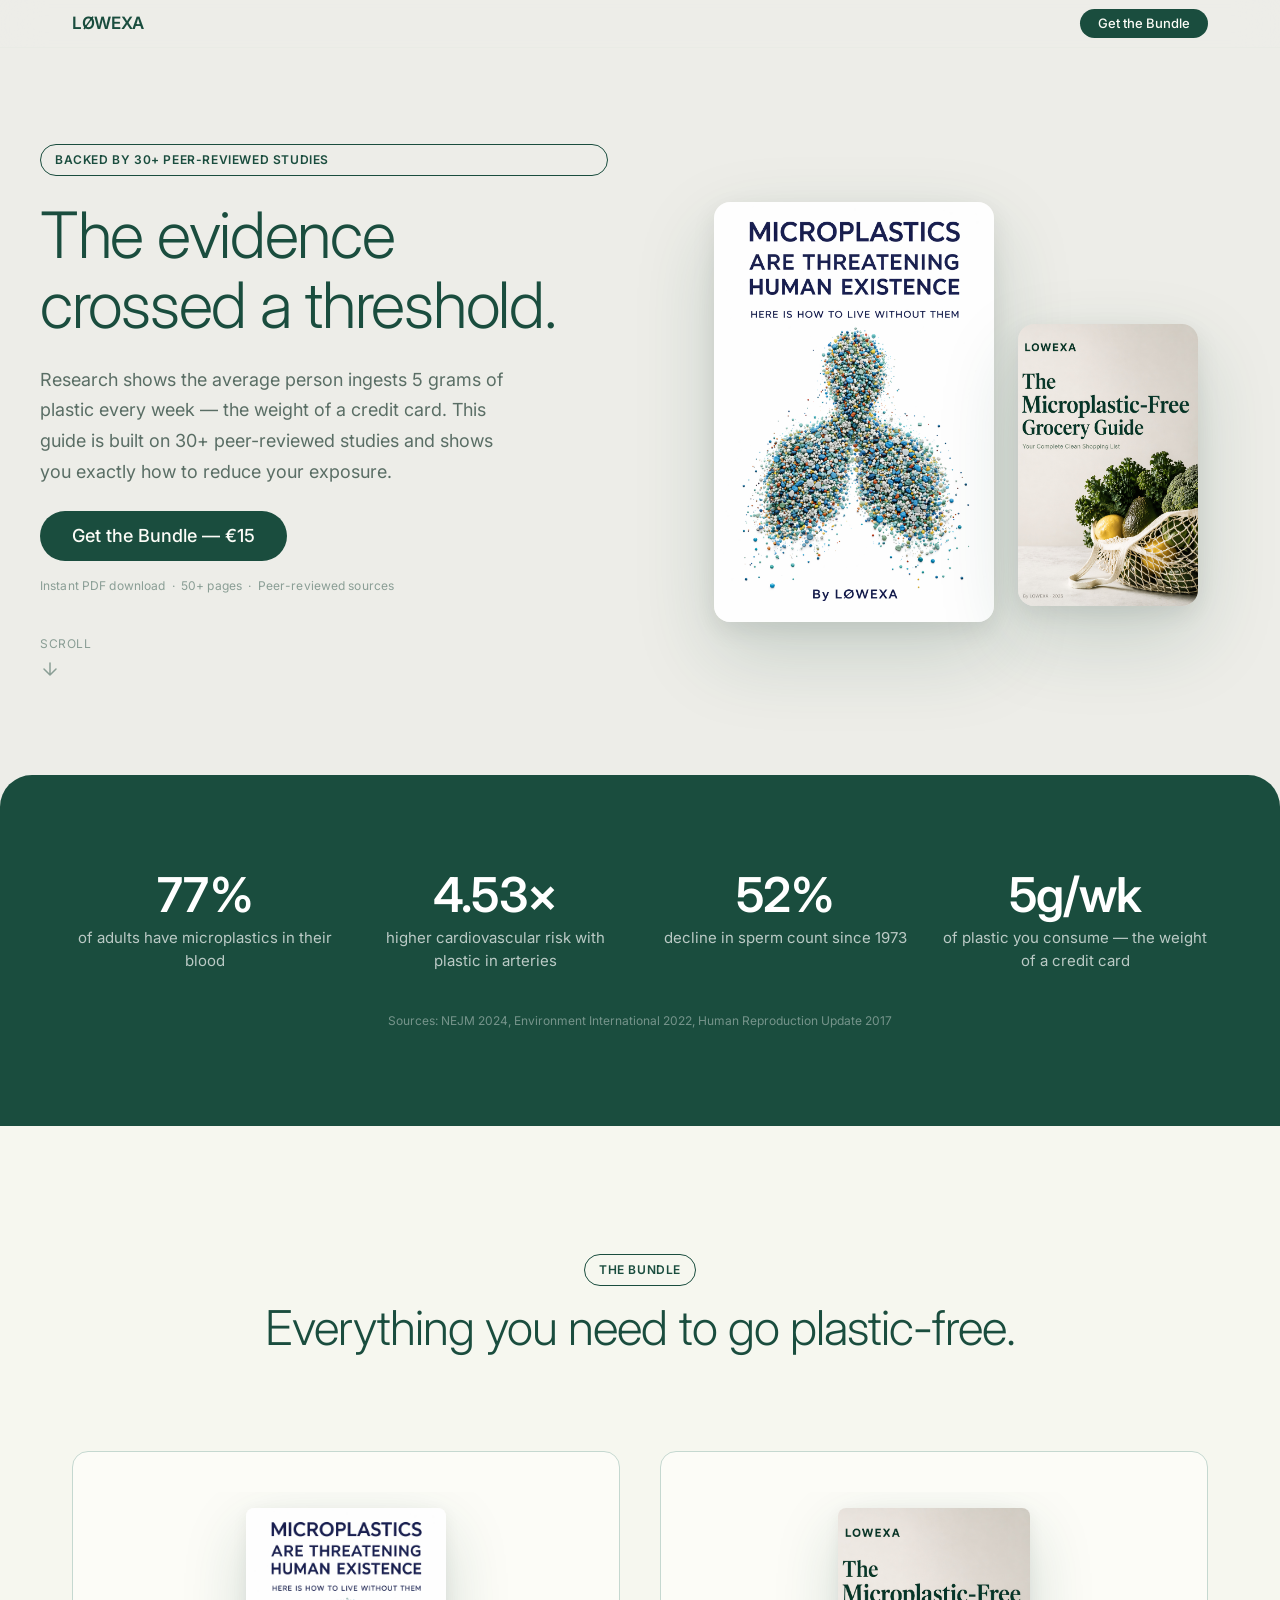
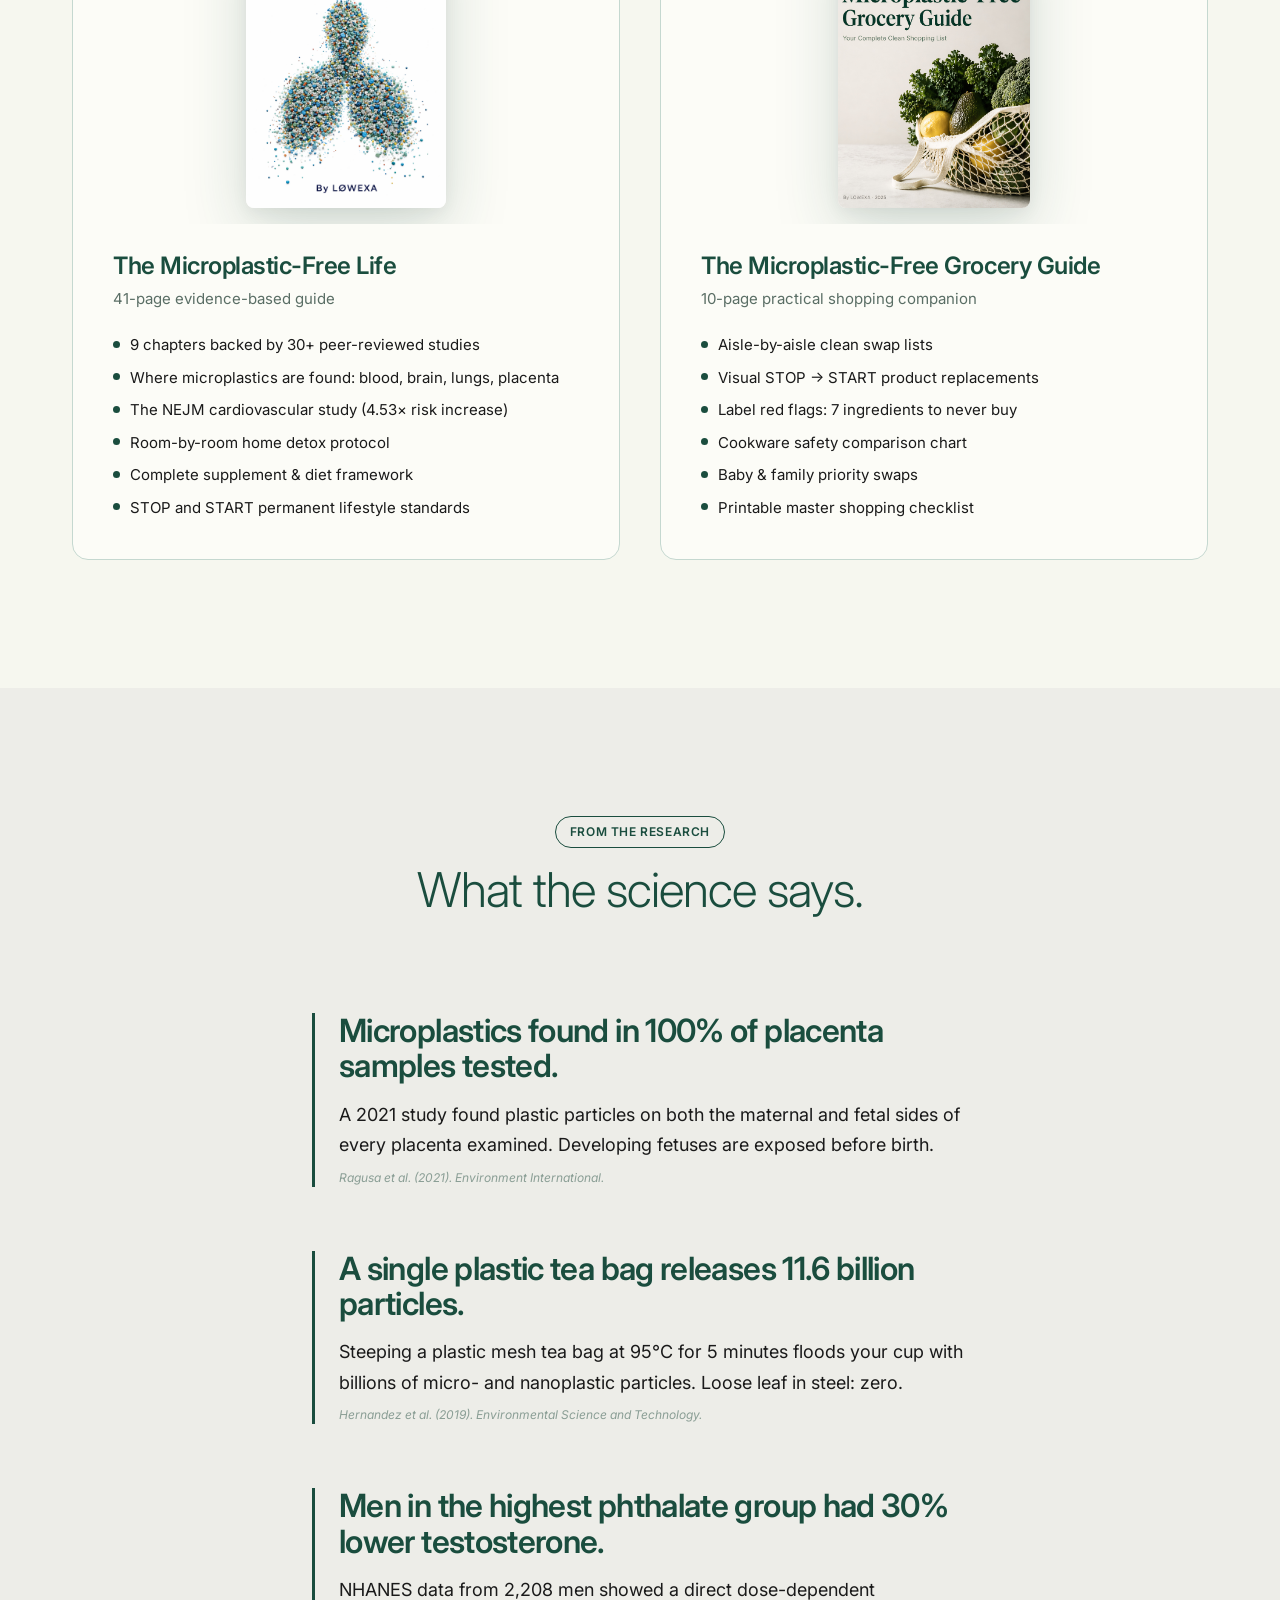
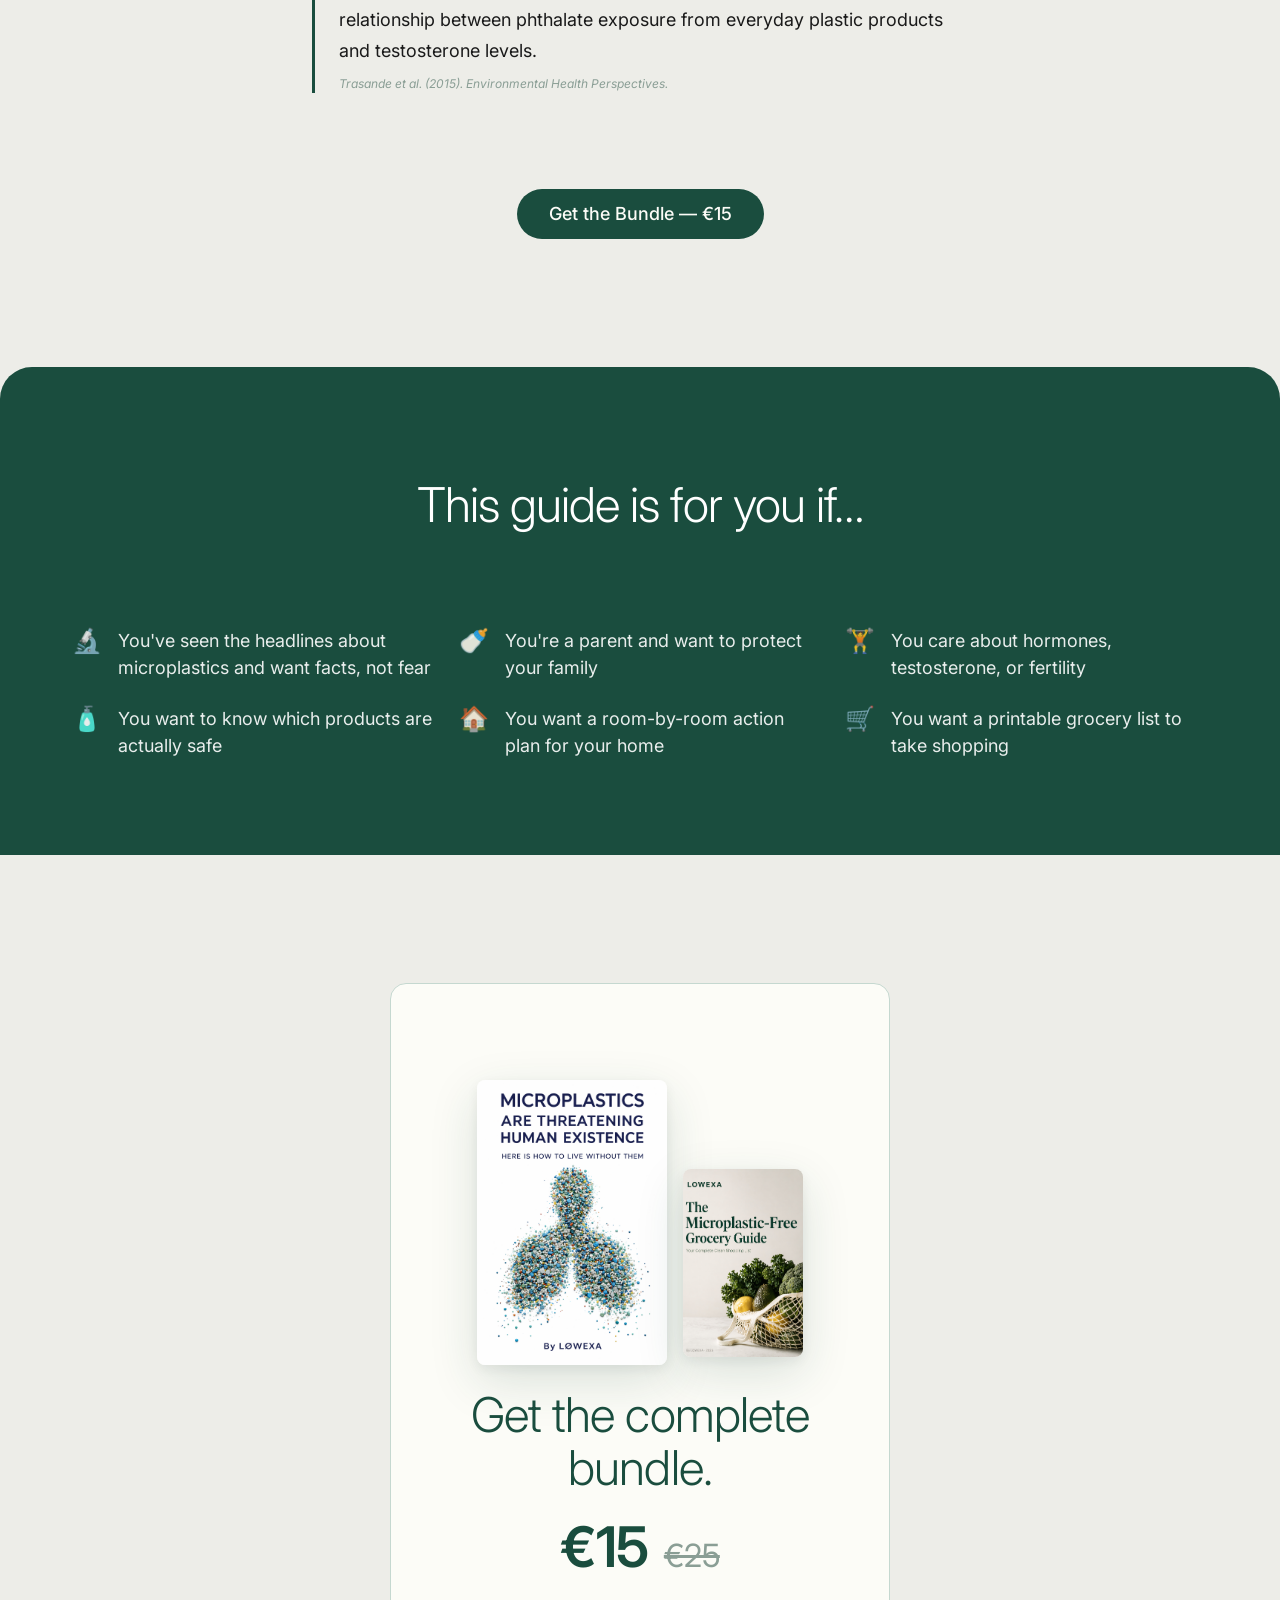
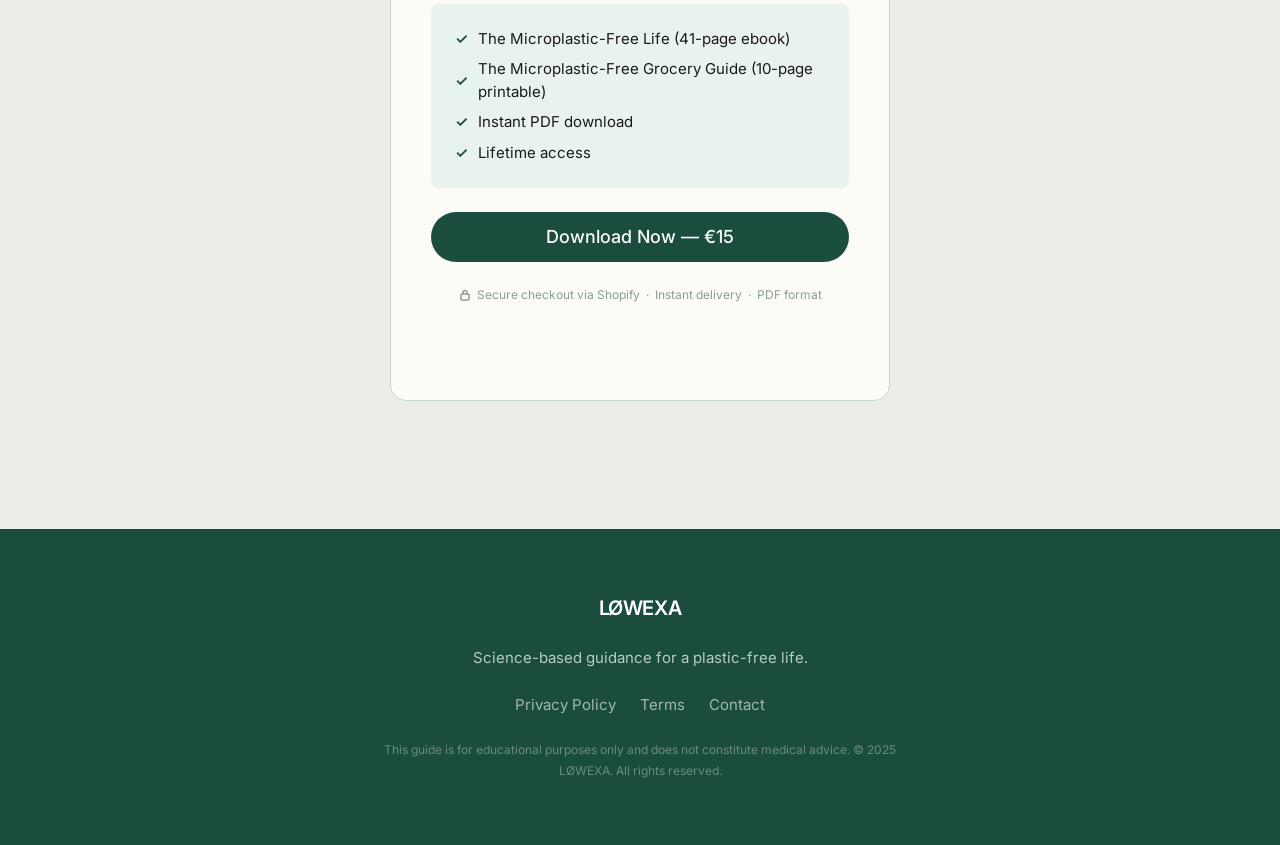
<file: index.html>
<!DOCTYPE html>
<html lang="en">
<head>
  <meta charset="UTF-8" />
  <meta name="viewport" content="width=device-width, initial-scale=1.0" />

  <!-- SEO -->
  <title>LØWEXA · The Microplastic-Free Life Bundle</title>
  <meta name="description" content="41-page evidence-based guide backed by 30+ peer-reviewed studies. Learn what microplastics are doing inside your body and exactly how to reduce exposure. Includes printable grocery guide." />
  <link rel="canonical" href="https://lowexa.com" />

  <!-- Open Graph -->
  <meta property="og:title" content="LØWEXA · The Microplastic-Free Life Bundle" />
  <meta property="og:description" content="5 grams of plastic per week. That's what you're consuming. This guide changes that." />
  <meta property="og:image" content="og-image.png" />
  <meta property="og:type" content="website" />

  <!-- Favicon -->
  <link rel="icon" type="image/png" href="favicon.png" />

  <!-- Fonts -->
  <link rel="preconnect" href="https://fonts.googleapis.com" />
  <link rel="preconnect" href="https://fonts.gstatic.com" crossorigin />
  <link href="https://fonts.googleapis.com/css2?family=Inter:wght@300;400;500;600&display=swap" rel="stylesheet" />

  <!-- Styles -->
  <link rel="stylesheet" href="styles.css" />
</head>
<body>

  <!-- ══════════════════════════════════════════
       NAV
  ══════════════════════════════════════════ -->
  <nav class="site-nav" aria-label="Main navigation">
    <div class="nav-inner">
      <a class="nav-logo" href="#">LØWEXA</a>
      <button class="btn-primary nav-cta" data-checkout aria-label="Get the Bundle — €15">
        Get the Bundle
      </button>
    </div>
  </nav>

  <main>

    <!-- ══════════════════════════════════════════
         HERO
    ══════════════════════════════════════════ -->
    <section id="hero" aria-labelledby="hero-heading">
      <div class="hero-grid">

        <!-- Left: copy -->
        <div class="hero-copy">
          <span class="pill fade-up">Backed by 30+ Peer-Reviewed Studies</span>

          <h1 id="hero-heading" class="hero-headline fade-up">
            The evidence crossed a threshold.
          </h1>

          <p class="hero-sub fade-up">
            Research shows the average person ingests 5 grams of plastic every week —
            the weight of a credit card. This guide is built on 30+ peer-reviewed studies
            and shows you exactly how to reduce your exposure.
          </p>

          <div class="hero-cta-group fade-up">
            <button class="btn-primary" data-checkout aria-label="Get the Bundle — €15">
              Get the Bundle — €15
            </button>
            <p class="hero-footnote">Instant PDF download &nbsp;·&nbsp; 50+ pages &nbsp;·&nbsp; Peer-reviewed sources</p>
          </div>

          <div class="scroll-indicator fade-up" aria-hidden="true">
            <span>Scroll</span>
            <svg class="scroll-arrow" width="20" height="20" viewBox="0 0 20 20" fill="none"
                 stroke="currentColor" stroke-width="1.5" stroke-linecap="round" stroke-linejoin="round"
                 aria-hidden="true">
              <path d="M10 4v12M4 10l6 6 6-6"/>
            </svg>
          </div>
        </div>

        <!-- Right: bundle photo -->
        <div class="hero-books fade-up">
          <img
            src="ebook-cover.png"
            alt="The Microplastic-Free Life — ebook cover"
            loading="eager"
            class="hero-bundle-img hero-ebook-img"
          />
          <img
            src="grocery-cover.png"
            alt="The Microplastic-Free Grocery Guide — cover"
            loading="eager"
            class="hero-bundle-img hero-grocery-img"
          />
        </div>

      </div>
    </section>

    <!-- ══════════════════════════════════════════
         STATS BAR
    ══════════════════════════════════════════ -->
    <section id="stats" aria-labelledby="stats-heading">
      <div class="container">

        <h2 id="stats-heading" class="sr-only">Key Statistics</h2>

        <div class="stats-grid">
          <div class="fade-up">
            <div class="stat-number">77%</div>
            <div class="stat-label">of adults have microplastics in their blood</div>
          </div>
          <div class="fade-up">
            <div class="stat-number">4.53×</div>
            <div class="stat-label">higher cardiovascular risk with plastic in arteries</div>
          </div>
          <div class="fade-up">
            <div class="stat-number">52%</div>
            <div class="stat-label">decline in sperm count since 1973</div>
          </div>
          <div class="fade-up">
            <div class="stat-number">5g/wk</div>
            <div class="stat-label">of plastic you consume — the weight of a credit card</div>
          </div>
        </div>

        <p class="stats-sources">
          Sources: NEJM 2024, Environment International 2022, Human Reproduction Update 2017
        </p>

      </div>
    </section>

    <!-- ══════════════════════════════════════════
         WHAT'S INSIDE
    ══════════════════════════════════════════ -->
    <section id="whats-inside" aria-labelledby="bundle-heading">
      <div class="container">

        <div class="section-header">
          <span class="pill fade-up">The Bundle</span>
          <h2 id="bundle-heading" class="section-heading fade-up">
            Everything you need to go plastic-free.
          </h2>
        </div>

        <div class="bundle-grid">

          <!-- Card 1: Ebook -->
          <div class="bundle-card fade-up">
            <div class="bundle-card-img">
              <img
                src="ebook-cover.png"
                alt="The Microplastic-Free Life ebook"
                loading="lazy"
                width="260"
                height="260"
              />
            </div>
            <div>
              <h3 class="bundle-card-title">The Microplastic-Free Life</h3>
              <p class="bundle-card-subtitle">41-page evidence-based guide</p>
            </div>
            <ul class="bundle-list" aria-label="Ebook contents">
              <li>9 chapters backed by 30+ peer-reviewed studies</li>
              <li>Where microplastics are found: blood, brain, lungs, placenta</li>
              <li>The NEJM cardiovascular study (4.53× risk increase)</li>
              <li>Room-by-room home detox protocol</li>
              <li>Complete supplement &amp; diet framework</li>
              <li>STOP and START permanent lifestyle standards</li>
            </ul>
          </div>

          <!-- Card 2: Grocery Guide -->
          <div class="bundle-card fade-up">
            <div class="bundle-card-img">
              <img
                src="grocery-cover.png"
                alt="The Microplastic-Free Grocery Guide"
                loading="lazy"
                width="260"
                height="260"
              />
            </div>
            <div>
              <h3 class="bundle-card-title">The Microplastic-Free Grocery Guide</h3>
              <p class="bundle-card-subtitle">10-page practical shopping companion</p>
            </div>
            <ul class="bundle-list" aria-label="Grocery guide contents">
              <li>Aisle-by-aisle clean swap lists</li>
              <li>Visual STOP → START product replacements</li>
              <li>Label red flags: 7 ingredients to never buy</li>
              <li>Cookware safety comparison chart</li>
              <li>Baby &amp; family priority swaps</li>
              <li>Printable master shopping checklist</li>
            </ul>
          </div>

        </div>
      </div>
    </section>

    <!-- ══════════════════════════════════════════
         KEY FINDINGS PREVIEW
    ══════════════════════════════════════════ -->
    <section id="key-findings" aria-labelledby="findings-heading">
      <div class="container--narrow">

        <div class="section-header">
          <span class="pill fade-up">From the Research</span>
          <h2 id="findings-heading" class="section-heading fade-up">
            What the science says.
          </h2>
        </div>

        <div class="findings-list">

          <div class="finding-block fade-up">
            <h3 class="finding-headline">
              Microplastics found in 100% of placenta samples tested.
            </h3>
            <p class="finding-body">
              A 2021 study found plastic particles on both the maternal and fetal sides
              of every placenta examined. Developing fetuses are exposed before birth.
            </p>
            <p class="finding-source">Ragusa et al. (2021). Environment International.</p>
          </div>

          <div class="finding-block fade-up">
            <h3 class="finding-headline">
              A single plastic tea bag releases 11.6 billion particles.
            </h3>
            <p class="finding-body">
              Steeping a plastic mesh tea bag at 95°C for 5 minutes floods your cup
              with billions of micro- and nanoplastic particles. Loose leaf in steel: zero.
            </p>
            <p class="finding-source">Hernandez et al. (2019). Environmental Science and Technology.</p>
          </div>

          <div class="finding-block fade-up">
            <h3 class="finding-headline">
              Men in the highest phthalate group had 30% lower testosterone.
            </h3>
            <p class="finding-body">
              NHANES data from 2,208 men showed a direct dose-dependent relationship
              between phthalate exposure from everyday plastic products and testosterone levels.
            </p>
            <p class="finding-source">Trasande et al. (2015). Environmental Health Perspectives.</p>
          </div>

        </div>

        <div class="findings-cta fade-up">
          <button class="btn-primary" data-checkout aria-label="Get the Bundle — €15">
            Get the Bundle — €15
          </button>
        </div>

      </div>
    </section>

    <!-- ══════════════════════════════════════════
         WHO THIS IS FOR
    ══════════════════════════════════════════ -->
    <section id="who-its-for" aria-labelledby="who-heading">
      <div class="container">

        <div class="section-header">
          <h2 id="who-heading" class="section-heading fade-up">
            This guide is for you if…
          </h2>
        </div>

        <div class="who-grid">
          <div class="who-item fade-up">
            <span class="who-icon" aria-hidden="true">🔬</span>
            <span>You've seen the headlines about microplastics and want facts, not fear</span>
          </div>
          <div class="who-item fade-up">
            <span class="who-icon" aria-hidden="true">🍼</span>
            <span>You're a parent and want to protect your family</span>
          </div>
          <div class="who-item fade-up">
            <span class="who-icon" aria-hidden="true">🏋️</span>
            <span>You care about hormones, testosterone, or fertility</span>
          </div>
          <div class="who-item fade-up">
            <span class="who-icon" aria-hidden="true">🧴</span>
            <span>You want to know which products are actually safe</span>
          </div>
          <div class="who-item fade-up">
            <span class="who-icon" aria-hidden="true">🏠</span>
            <span>You want a room-by-room action plan for your home</span>
          </div>
          <div class="who-item fade-up">
            <span class="who-icon" aria-hidden="true">🛒</span>
            <span>You want a printable grocery list to take shopping</span>
          </div>
        </div>

      </div>
    </section>

    <!-- ══════════════════════════════════════════
         CHECKOUT
    ══════════════════════════════════════════ -->
    <section id="get-bundle" aria-labelledby="checkout-heading">
      <div class="container">

        <div class="checkout-card fade-up">

          <div class="checkout-covers">
            <img
              src="ebook-cover.png"
              alt="The Microplastic-Free Life ebook"
              class="checkout-bundle-img"
              loading="lazy"
            />
            <img
              src="grocery-cover.png"
              alt="The Microplastic-Free Grocery Guide"
              class="checkout-bundle-img"
              loading="lazy"
            />
          </div>

          <h2 id="checkout-heading" class="checkout-heading">
            Get the complete bundle.
          </h2>

          <div class="checkout-price">
            <span class="price-current">€15</span>
            <span class="price-original">€25</span>
          </div>

          <ul class="checkout-includes" aria-label="What's included">
            <li>The Microplastic-Free Life (41-page ebook)</li>
            <li>The Microplastic-Free Grocery Guide (10-page printable)</li>
            <li>Instant PDF download</li>
            <li>Lifetime access</li>
          </ul>

          <button class="btn-primary btn-primary--full" data-checkout aria-label="Download Now — €15">
            Download Now — €15
          </button>

          <p class="checkout-security" aria-label="Secure checkout information">
            <svg width="12" height="12" viewBox="0 0 12 12" fill="none" stroke="currentColor"
                 stroke-width="1.5" stroke-linecap="round" stroke-linejoin="round" aria-hidden="true">
              <rect x="2" y="5" width="8" height="6" rx="1"/>
              <path d="M4 5V3.5a2 2 0 014 0V5"/>
            </svg>
            Secure checkout via Shopify &nbsp;·&nbsp; Instant delivery &nbsp;·&nbsp; PDF format
          </p>

        </div>

      </div>
    </section>

  </main>

  <!-- ══════════════════════════════════════════
       FOOTER
  ══════════════════════════════════════════ -->
  <footer class="site-footer">
    <div class="footer-inner">

      <a class="footer-logo" href="#">LØWEXA</a>

      <p class="footer-tagline">Science-based guidance for a plastic-free life.</p>

      <nav class="footer-links" aria-label="Footer navigation">
        <a href="/privacy.html">Privacy Policy</a>
        <a href="/terms.html">Terms</a>
        <a href="mailto:hello@lowexa.com">Contact</a>
      </nav>

      <p class="footer-disclaimer">
        This guide is for educational purposes only and does not constitute medical advice.
        © 2025 LØWEXA. All rights reserved.
      </p>

    </div>
  </footer>

  <!-- Visually hidden utility class for screen readers -->
  <style>.sr-only{position:absolute;width:1px;height:1px;padding:0;margin:-1px;overflow:hidden;clip:rect(0,0,0,0);white-space:nowrap;border-width:0}</style>

  <script src="script.js"></script>
</body>
</html>
</file>
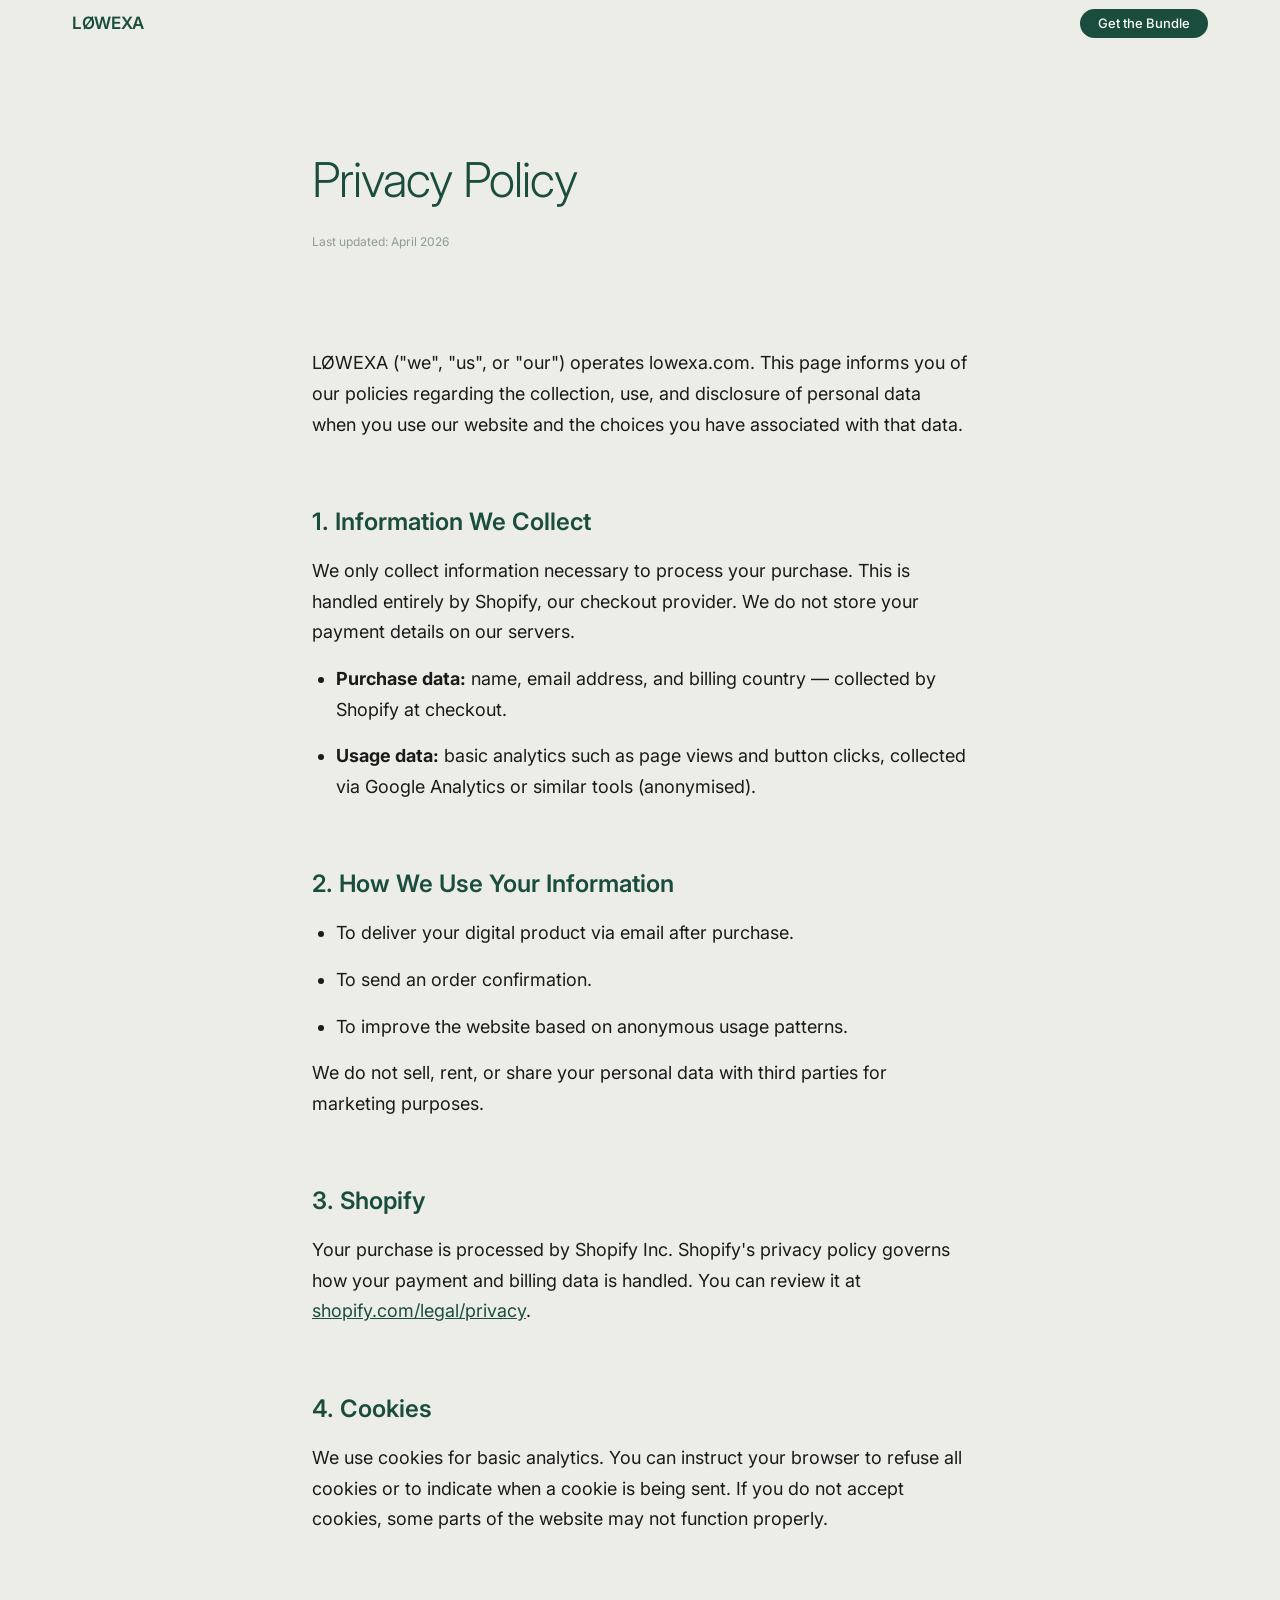
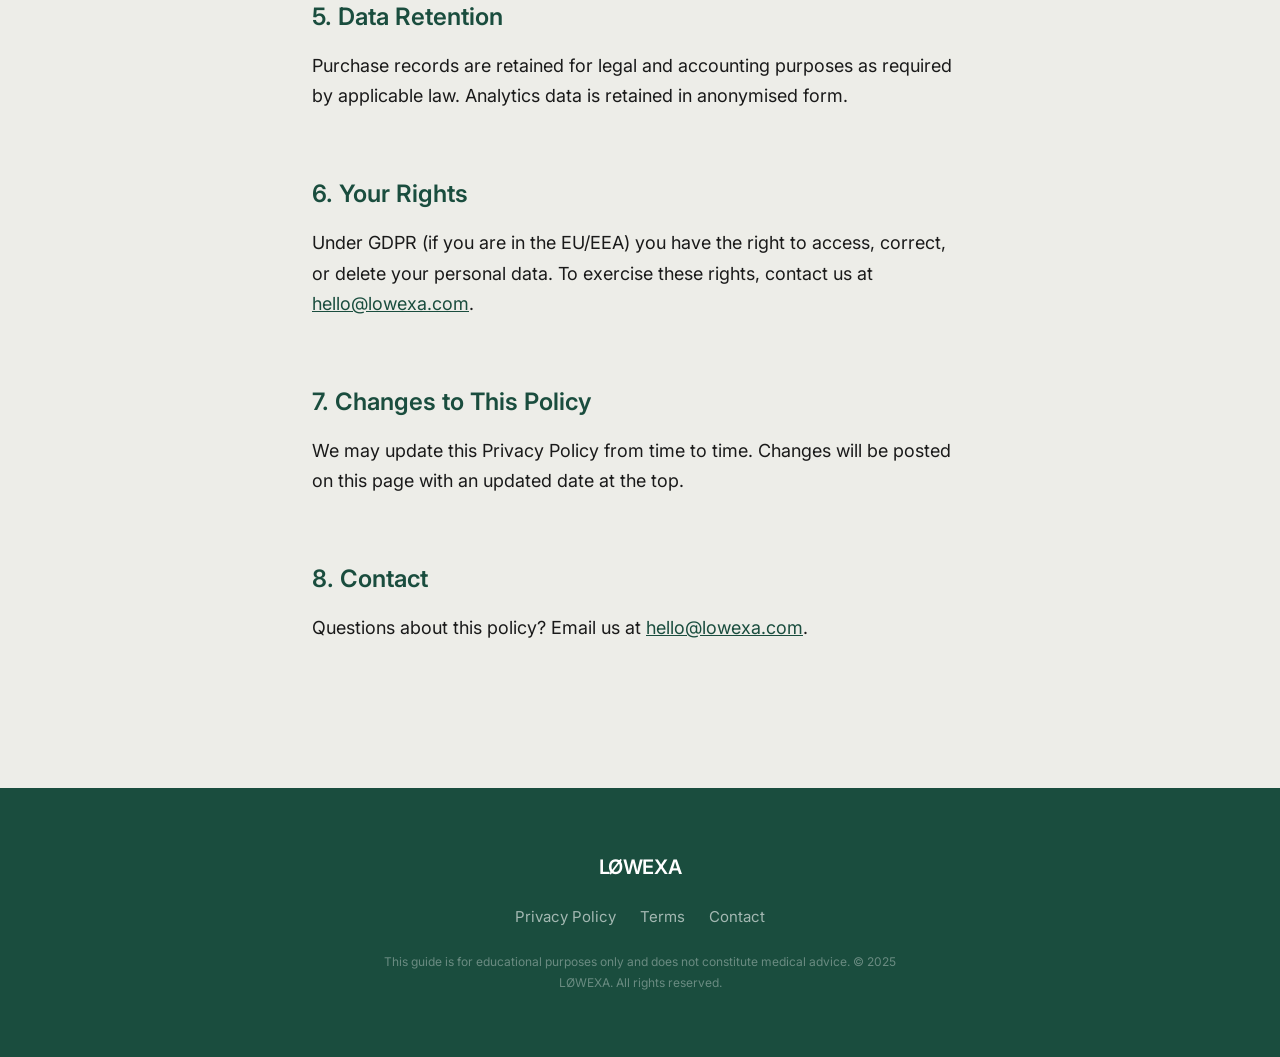
<file: privacy.html>
<!DOCTYPE html>
<html lang="en">
<head>
  <meta charset="UTF-8" />
  <meta name="viewport" content="width=device-width, initial-scale=1.0" />
  <title>Privacy Policy · LØWEXA</title>
  <link rel="icon" type="image/png" href="favicon.png" />
  <link rel="preconnect" href="https://fonts.googleapis.com" />
  <link rel="preconnect" href="https://fonts.gstatic.com" crossorigin />
  <link href="https://fonts.googleapis.com/css2?family=Inter:wght@300;400;500;600&display=swap" rel="stylesheet" />
  <link rel="stylesheet" href="styles.css" />
  <style>
    .legal-page {
      max-width: 720px;
      margin: 0 auto;
      padding: calc(3rem + var(--space-2xl)) var(--space-outer) var(--space-3xl);
    }
    .legal-page h1 {
      font-size: var(--fs-h1);
      font-weight: var(--fw-light);
      color: var(--color-text-primary);
      letter-spacing: var(--ls-tight);
      margin-bottom: var(--space-s);
    }
    .legal-page .updated {
      font-size: var(--fs-micro);
      color: var(--color-text-light);
      margin-bottom: var(--space-2xl);
    }
    .legal-page h2 {
      font-size: var(--fs-h3);
      font-weight: var(--fw-bold);
      color: var(--color-text-primary);
      margin-top: var(--space-xl);
      margin-bottom: var(--space-s);
    }
    .legal-page p, .legal-page li {
      font-size: var(--fs-body);
      color: var(--color-text-body);
      line-height: var(--lh-loose);
      margin-bottom: var(--space-s);
    }
    .legal-page ul {
      padding-left: var(--space-m);
    }
    .legal-page a {
      color: var(--color-brand);
    }
  </style>
</head>
<body>

  <nav class="site-nav" aria-label="Main navigation">
    <div class="nav-inner">
      <a class="nav-logo" href="/">LØWEXA</a>
      <a class="btn-primary nav-cta" href="/#get-bundle">Get the Bundle</a>
    </div>
  </nav>

  <main>
    <div class="legal-page">

      <h1>Privacy Policy</h1>
      <p class="updated">Last updated: April 2026</p>

      <p>
        LØWEXA ("we", "us", or "our") operates lowexa.com. This page informs you of our policies
        regarding the collection, use, and disclosure of personal data when you use our website
        and the choices you have associated with that data.
      </p>

      <h2>1. Information We Collect</h2>
      <p>
        We only collect information necessary to process your purchase. This is handled entirely
        by Shopify, our checkout provider. We do not store your payment details on our servers.
      </p>
      <ul>
        <li><strong>Purchase data:</strong> name, email address, and billing country — collected by Shopify at checkout.</li>
        <li><strong>Usage data:</strong> basic analytics such as page views and button clicks, collected via Google Analytics or similar tools (anonymised).</li>
      </ul>

      <h2>2. How We Use Your Information</h2>
      <ul>
        <li>To deliver your digital product via email after purchase.</li>
        <li>To send an order confirmation.</li>
        <li>To improve the website based on anonymous usage patterns.</li>
      </ul>
      <p>We do not sell, rent, or share your personal data with third parties for marketing purposes.</p>

      <h2>3. Shopify</h2>
      <p>
        Your purchase is processed by Shopify Inc. Shopify's privacy policy governs how your
        payment and billing data is handled. You can review it at
        <a href="https://www.shopify.com/legal/privacy" target="_blank" rel="noopener">shopify.com/legal/privacy</a>.
      </p>

      <h2>4. Cookies</h2>
      <p>
        We use cookies for basic analytics. You can instruct your browser to refuse all cookies
        or to indicate when a cookie is being sent. If you do not accept cookies, some parts of
        the website may not function properly.
      </p>

      <h2>5. Data Retention</h2>
      <p>
        Purchase records are retained for legal and accounting purposes as required by applicable law.
        Analytics data is retained in anonymised form.
      </p>

      <h2>6. Your Rights</h2>
      <p>
        Under GDPR (if you are in the EU/EEA) you have the right to access, correct, or delete
        your personal data. To exercise these rights, contact us at
        <a href="mailto:hello@lowexa.com">hello@lowexa.com</a>.
      </p>

      <h2>7. Changes to This Policy</h2>
      <p>
        We may update this Privacy Policy from time to time. Changes will be posted on this page
        with an updated date at the top.
      </p>

      <h2>8. Contact</h2>
      <p>
        Questions about this policy? Email us at
        <a href="mailto:hello@lowexa.com">hello@lowexa.com</a>.
      </p>

    </div>
  </main>

  <footer class="site-footer">
    <div class="footer-inner">
      <a class="footer-logo" href="/">LØWEXA</a>
      <nav class="footer-links" aria-label="Footer navigation">
        <a href="/privacy.html">Privacy Policy</a>
        <a href="/terms.html">Terms</a>
        <a href="mailto:hello@lowexa.com">Contact</a>
      </nav>
      <p class="footer-disclaimer">
        This guide is for educational purposes only and does not constitute medical advice.
        © 2025 LØWEXA. All rights reserved.
      </p>
    </div>
  </footer>

</body>
</html>
</file>
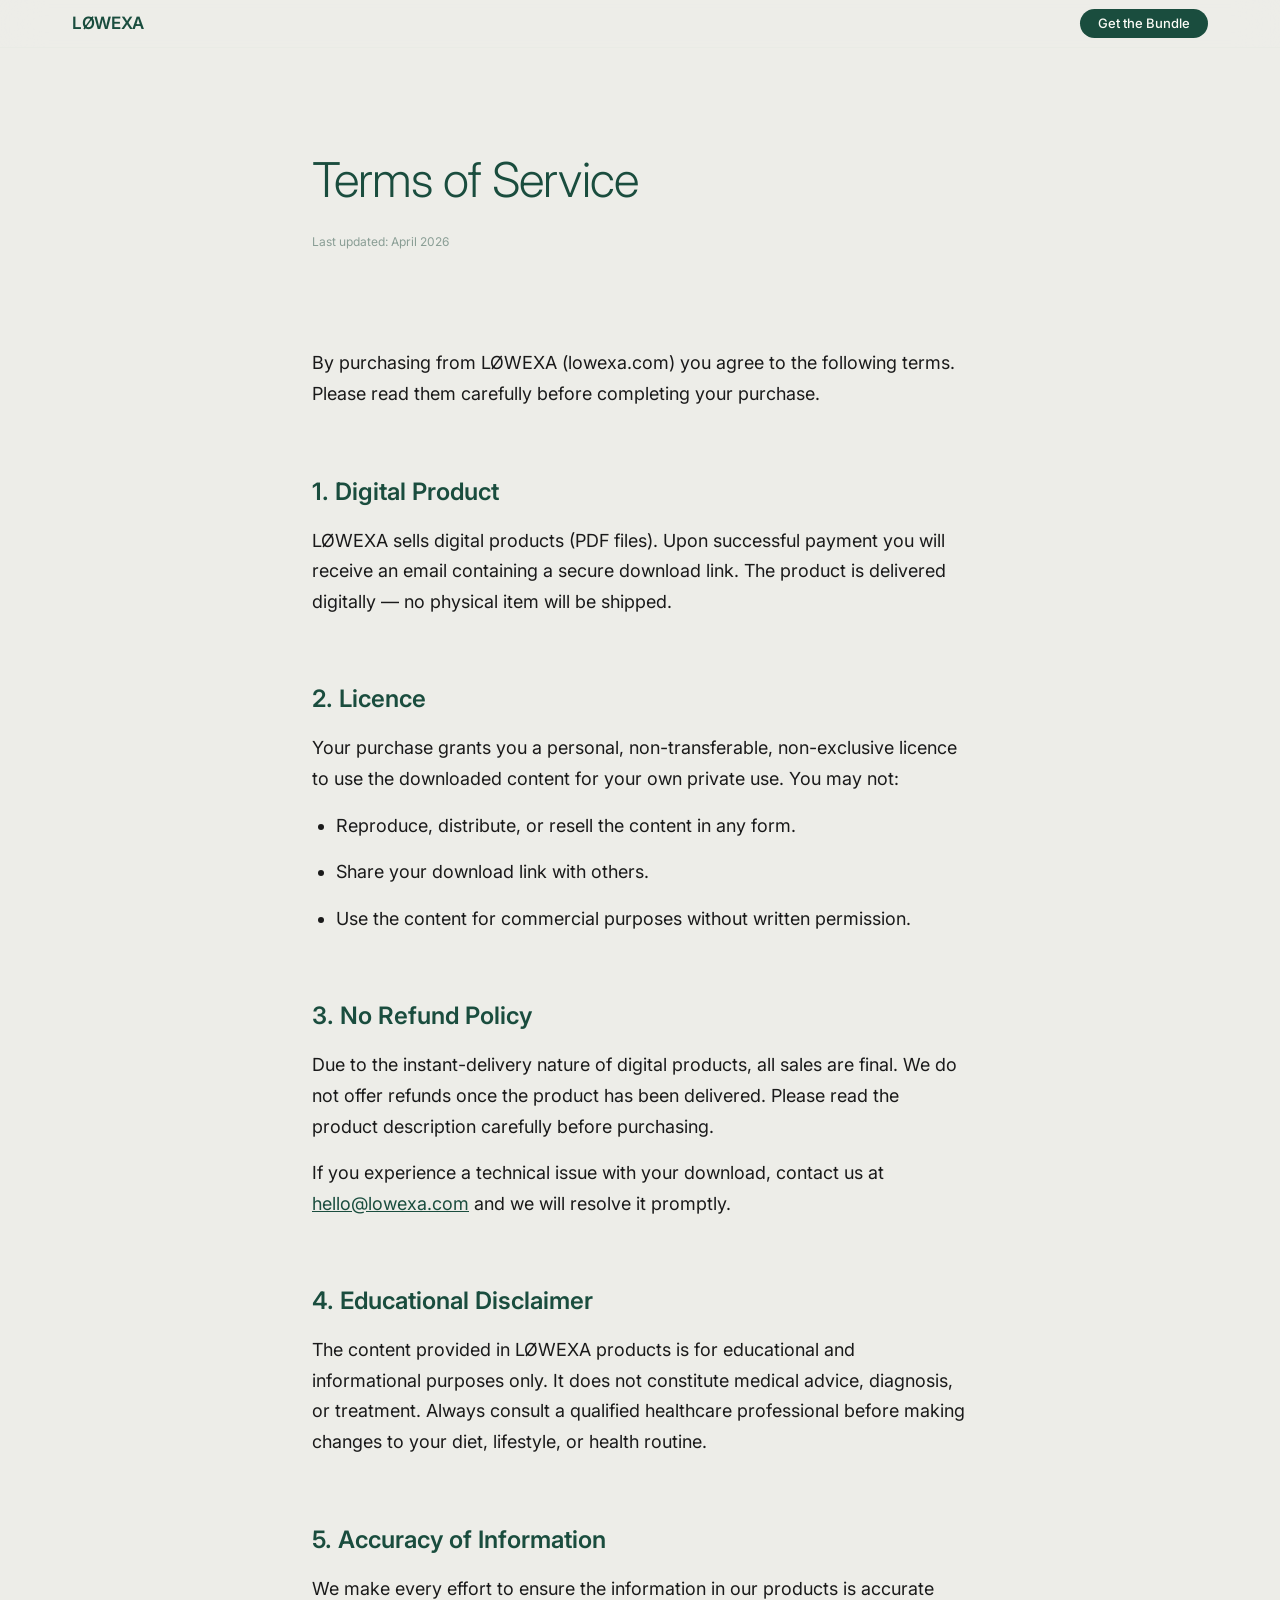
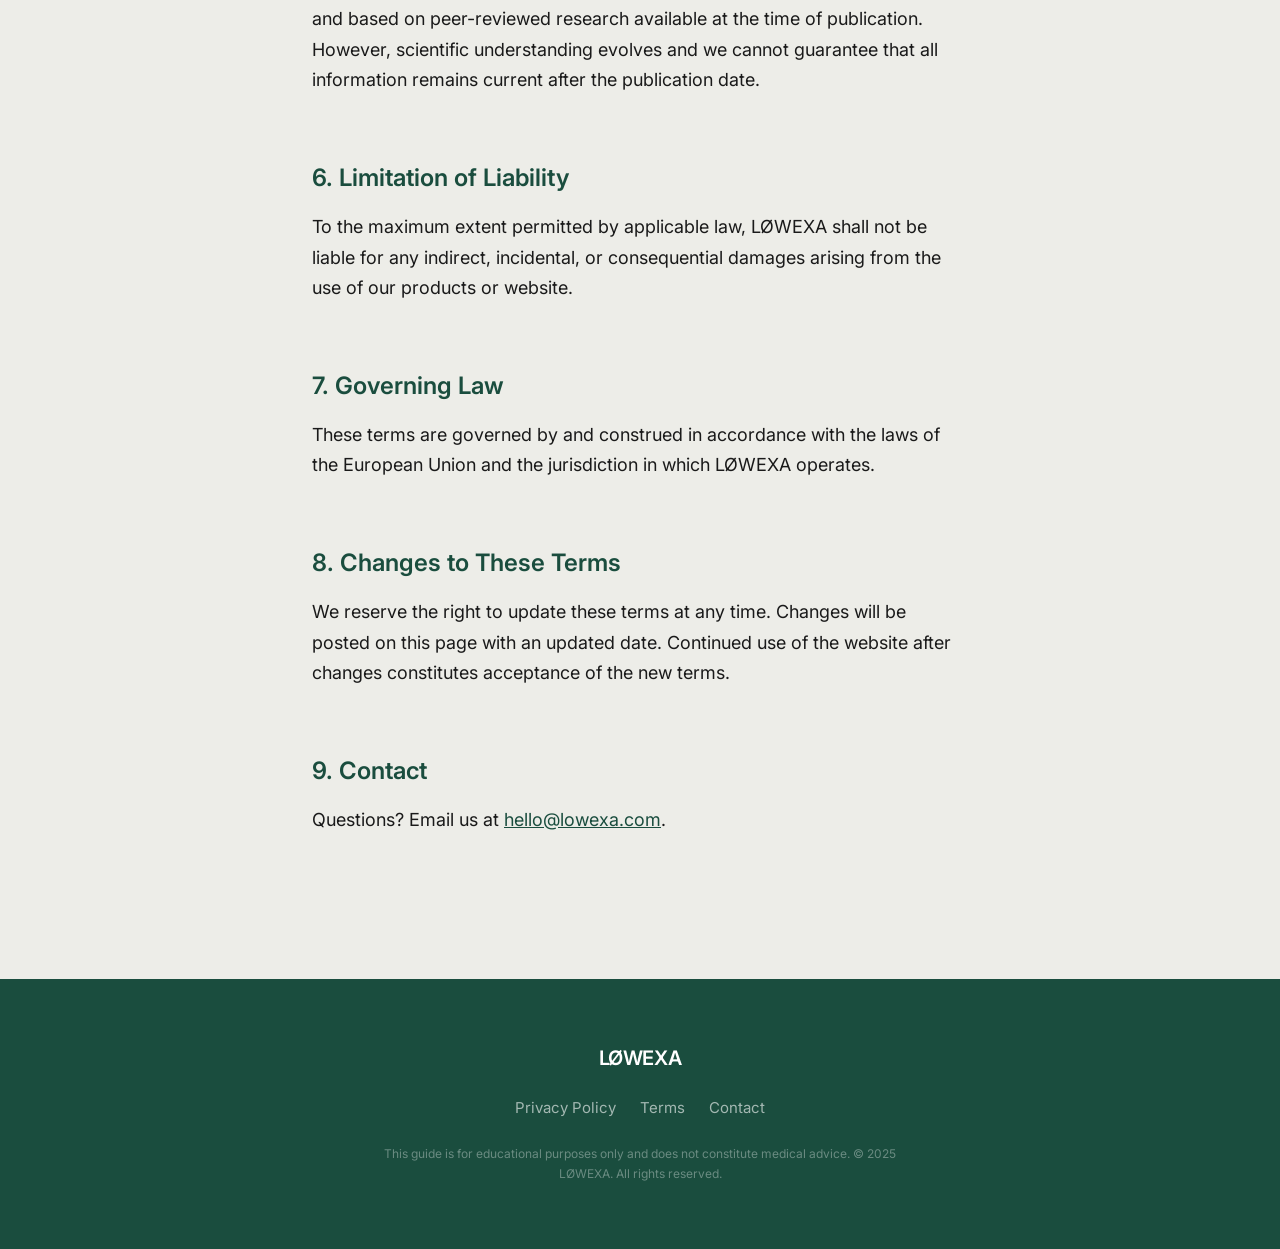
<file: terms.html>
<!DOCTYPE html>
<html lang="en">
<head>
  <meta charset="UTF-8" />
  <meta name="viewport" content="width=device-width, initial-scale=1.0" />
  <title>Terms of Service · LØWEXA</title>
  <link rel="icon" type="image/png" href="favicon.png" />
  <link rel="preconnect" href="https://fonts.googleapis.com" />
  <link rel="preconnect" href="https://fonts.gstatic.com" crossorigin />
  <link href="https://fonts.googleapis.com/css2?family=Inter:wght@300;400;500;600&display=swap" rel="stylesheet" />
  <link rel="stylesheet" href="styles.css" />
  <style>
    .legal-page {
      max-width: 720px;
      margin: 0 auto;
      padding: calc(3rem + var(--space-2xl)) var(--space-outer) var(--space-3xl);
    }
    .legal-page h1 {
      font-size: var(--fs-h1);
      font-weight: var(--fw-light);
      color: var(--color-text-primary);
      letter-spacing: var(--ls-tight);
      margin-bottom: var(--space-s);
    }
    .legal-page .updated {
      font-size: var(--fs-micro);
      color: var(--color-text-light);
      margin-bottom: var(--space-2xl);
    }
    .legal-page h2 {
      font-size: var(--fs-h3);
      font-weight: var(--fw-bold);
      color: var(--color-text-primary);
      margin-top: var(--space-xl);
      margin-bottom: var(--space-s);
    }
    .legal-page p, .legal-page li {
      font-size: var(--fs-body);
      color: var(--color-text-body);
      line-height: var(--lh-loose);
      margin-bottom: var(--space-s);
    }
    .legal-page ul {
      padding-left: var(--space-m);
    }
    .legal-page a {
      color: var(--color-brand);
    }
  </style>
</head>
<body>

  <nav class="site-nav" aria-label="Main navigation">
    <div class="nav-inner">
      <a class="nav-logo" href="/">LØWEXA</a>
      <a class="btn-primary nav-cta" href="/#get-bundle">Get the Bundle</a>
    </div>
  </nav>

  <main>
    <div class="legal-page">

      <h1>Terms of Service</h1>
      <p class="updated">Last updated: April 2026</p>

      <p>
        By purchasing from LØWEXA (lowexa.com) you agree to the following terms.
        Please read them carefully before completing your purchase.
      </p>

      <h2>1. Digital Product</h2>
      <p>
        LØWEXA sells digital products (PDF files). Upon successful payment you will receive
        an email containing a secure download link. The product is delivered digitally —
        no physical item will be shipped.
      </p>

      <h2>2. Licence</h2>
      <p>
        Your purchase grants you a personal, non-transferable, non-exclusive licence to use
        the downloaded content for your own private use. You may not:
      </p>
      <ul>
        <li>Reproduce, distribute, or resell the content in any form.</li>
        <li>Share your download link with others.</li>
        <li>Use the content for commercial purposes without written permission.</li>
      </ul>

      <h2>3. No Refund Policy</h2>
      <p>
        Due to the instant-delivery nature of digital products, all sales are final.
        We do not offer refunds once the product has been delivered. Please read the
        product description carefully before purchasing.
      </p>
      <p>
        If you experience a technical issue with your download, contact us at
        <a href="mailto:hello@lowexa.com">hello@lowexa.com</a> and we will resolve it promptly.
      </p>

      <h2>4. Educational Disclaimer</h2>
      <p>
        The content provided in LØWEXA products is for educational and informational
        purposes only. It does not constitute medical advice, diagnosis, or treatment.
        Always consult a qualified healthcare professional before making changes to your diet,
        lifestyle, or health routine.
      </p>

      <h2>5. Accuracy of Information</h2>
      <p>
        We make every effort to ensure the information in our products is accurate and
        based on peer-reviewed research available at the time of publication. However,
        scientific understanding evolves and we cannot guarantee that all information
        remains current after the publication date.
      </p>

      <h2>6. Limitation of Liability</h2>
      <p>
        To the maximum extent permitted by applicable law, LØWEXA shall not be liable
        for any indirect, incidental, or consequential damages arising from the use of
        our products or website.
      </p>

      <h2>7. Governing Law</h2>
      <p>
        These terms are governed by and construed in accordance with the laws of the
        European Union and the jurisdiction in which LØWEXA operates.
      </p>

      <h2>8. Changes to These Terms</h2>
      <p>
        We reserve the right to update these terms at any time. Changes will be posted
        on this page with an updated date. Continued use of the website after changes
        constitutes acceptance of the new terms.
      </p>

      <h2>9. Contact</h2>
      <p>
        Questions? Email us at <a href="mailto:hello@lowexa.com">hello@lowexa.com</a>.
      </p>

    </div>
  </main>

  <footer class="site-footer">
    <div class="footer-inner">
      <a class="footer-logo" href="/">LØWEXA</a>
      <nav class="footer-links" aria-label="Footer navigation">
        <a href="/privacy.html">Privacy Policy</a>
        <a href="/terms.html">Terms</a>
        <a href="mailto:hello@lowexa.com">Contact</a>
      </nav>
      <p class="footer-disclaimer">
        This guide is for educational purposes only and does not constitute medical advice.
        © 2025 LØWEXA. All rights reserved.
      </p>
    </div>
  </footer>

</body>
</html>
</file>
<file: styles.css>
/* ═══════════════════════════════════════════════════
   LØWEXA — styles.css
   PRD v1.0 · April 2026
═══════════════════════════════════════════════════ */

/* ── RESET ── */
*, *::before, *::after {
  box-sizing: border-box;
  margin: 0;
  padding: 0;
}

/* ── DESIGN TOKENS ── */
:root {
  --color-brand:         #1A4D3E;
  --color-brand-hover:   #2D7A62;
  --color-brand-light:   #E8F2EE;
  --color-bg-primary:    #EDEDE8;
  --color-bg-secondary:  #F6F7EF;
  --color-bg-white:      #FCFCF7;
  --color-text-primary:  #1A4D3E;
  --color-text-body:     #1A1A1A;
  --color-text-muted:    #5A6E65;
  --color-text-light:    #8A9E95;
  --color-accent-red:    #C0392B;
  --color-border:        #C5D8D0;
  --color-cta:           #1A4D3E;
  --color-cta-text:      #FCFCF7;

  /* Typography */
  --ff-sans: 'Inter', 'Helvetica Neue', Helvetica, Arial, sans-serif;

  --fs-display: clamp(2.5rem, 5vw, 4rem);
  --fs-h1:      clamp(2rem, 4vw, 3rem);
  --fs-h2:      clamp(1.5rem, 3vw, 2rem);
  --fs-h3:      clamp(1.125rem, 2vw, 1.5rem);
  --fs-body:    clamp(0.9375rem, 1.5vw, 1.125rem);
  --fs-small:   clamp(0.8125rem, 1.2vw, 0.9375rem);
  --fs-micro:   0.75rem;

  --fw-light:   300;
  --fw-regular: 400;
  --fw-medium:  500;
  --fw-bold:    600;

  --lh-tight:  1.1;
  --lh-normal: 1.5;
  --lh-loose:  1.7;

  --ls-tight:  -0.02em;
  --ls-normal: 0;
  --ls-wide:   0.05em;

  /* Spacing */
  --space-xs:  0.5rem;
  --space-s:   1rem;
  --space-m:   1.5rem;
  --space-l:   2.5rem;
  --space-xl:  4rem;
  --space-2xl: 6rem;
  --space-3xl: 8rem;

  --space-outer:   var(--space-s);
  --space-section: var(--space-2xl);

  --max-width:         1200px;
  --max-width-narrow:  720px;
  --max-width-xnarrow: 560px;

  --border-radius-s:    0.5rem;
  --border-radius-m:    1rem;
  --border-radius-l:    2rem;
  --border-radius-pill: 99em;
}

@media (min-width: 768px) {
  :root {
    --space-outer:   2rem;
    --space-section: var(--space-3xl);
  }
}

/* ── BASE ── */
html {
  scroll-behavior: smooth;
}

body {
  font-family: var(--ff-sans);
  background: var(--color-bg-primary);
  color: var(--color-text-body);
  line-height: var(--lh-normal);
  -webkit-font-smoothing: antialiased;
  -moz-osx-font-smoothing: grayscale;
}

img {
  max-width: 100%;
  height: auto;
  display: block;
}

/* ── LAYOUT ── */
.container {
  max-width: var(--max-width);
  margin: 0 auto;
  padding: 0 var(--space-outer);
}

.container--narrow {
  max-width: var(--max-width-narrow);
  margin: 0 auto;
  padding: 0 var(--space-outer);
}

.container--xnarrow {
  max-width: var(--max-width-xnarrow);
  margin: 0 auto;
  padding: 0 var(--space-outer);
}

/* ── PILL BADGE ── */
.pill {
  display: inline-flex;
  align-items: center;
  font-size: var(--fs-micro);
  font-weight: var(--fw-bold);
  letter-spacing: var(--ls-wide);
  text-transform: uppercase;
  color: var(--color-brand);
  border: 1.5px solid var(--color-brand);
  border-radius: var(--border-radius-pill);
  padding: 0.375rem 0.875rem;
}

.pill--light {
  color: rgba(255, 255, 255, 0.85);
  border-color: rgba(255, 255, 255, 0.35);
}

/* ── BUTTONS ── */
.btn-primary {
  display: inline-flex;
  align-items: center;
  justify-content: center;
  gap: 0.5rem;
  background: var(--color-cta);
  color: var(--color-cta-text);
  font-family: var(--ff-sans);
  font-size: var(--fs-body);
  font-weight: var(--fw-medium);
  line-height: 1;
  padding: 1rem 2rem;
  border-radius: var(--border-radius-pill);
  border: none;
  cursor: pointer;
  text-decoration: none;
  transition: background 0.3s ease-in-out, transform 0.3s ease-in-out;
}

.btn-primary:hover {
  background: var(--color-brand-hover);
  transform: scale(1.02);
}

.btn-primary--full {
  width: 100%;
}

/* ── STICKY NAV ── */
.site-nav {
  position: fixed;
  top: 0;
  left: 0;
  right: 0;
  z-index: 100;
  height: 3rem;
  display: flex;
  align-items: center;
  background: rgba(237, 237, 232, 0.85);
  backdrop-filter: blur(20px);
  -webkit-backdrop-filter: blur(20px);
  border-bottom: 1px solid rgba(197, 216, 208, 0.1);
  transition: box-shadow 0.3s ease;
}

.nav-inner {
  width: 100%;
  max-width: var(--max-width);
  margin: 0 auto;
  padding: 0 var(--space-outer);
  display: flex;
  align-items: center;
  justify-content: space-between;
}

.nav-logo {
  font-size: 1.0625rem;
  font-weight: var(--fw-bold);
  letter-spacing: var(--ls-tight);
  color: var(--color-brand);
  text-decoration: none;
}

.nav-cta {
  font-size: 0.8125rem;
  padding: 0.5rem 1.125rem;
}

/* ── HERO ── */
#hero {
  background: var(--color-bg-primary);
  padding-top: calc(3rem + var(--space-2xl));
  padding-bottom: var(--space-2xl);
  padding-left: var(--space-outer);
  padding-right: var(--space-outer);
}

.hero-grid {
  max-width: var(--max-width);
  margin: 0 auto;
  display: grid;
  grid-template-columns: 1fr;
  gap: var(--space-2xl);
  align-items: center;
}

@media (min-width: 900px) {
  .hero-grid {
    grid-template-columns: 1fr 1fr;
    gap: var(--space-xl);
  }
}

.hero-copy {
  display: flex;
  flex-direction: column;
  gap: var(--space-m);
}

.hero-headline {
  font-size: var(--fs-display);
  font-weight: var(--fw-light);
  line-height: var(--lh-tight);
  letter-spacing: var(--ls-tight);
  color: var(--color-text-primary);
}

.hero-sub {
  font-size: var(--fs-body);
  color: var(--color-text-muted);
  line-height: var(--lh-loose);
  max-width: 480px;
}

.hero-cta-group {
  display: flex;
  flex-direction: column;
  align-items: flex-start;
  gap: var(--space-s);
}

.hero-footnote {
  font-size: var(--fs-micro);
  color: var(--color-text-light);
  letter-spacing: 0.01em;
}

/* Bundle photos in hero */
.hero-books {
  display: flex;
  justify-content: center;
  align-items: flex-end;
  gap: var(--space-m);
}

.hero-bundle-img {
  border-radius: var(--border-radius-m);
  box-shadow: 0 32px 80px rgba(26, 77, 62, 0.18), 0 8px 24px rgba(0, 0, 0, 0.08);
  transition: transform 0.35s cubic-bezier(0.25, 0.1, 0.25, 1);
  cursor: pointer;
  object-fit: cover;
}

.hero-bundle-img:hover {
  transform: scale(1.05) translateY(-4px);
}

.hero-ebook-img {
  width: 58%;
  max-width: 280px;
}

.hero-grocery-img {
  width: 38%;
  max-width: 180px;
  margin-bottom: var(--space-s);
}

/* Bundle photos in checkout */
.checkout-covers {
  display: flex;
  justify-content: center;
  align-items: flex-end;
  gap: var(--space-s);
}

.checkout-bundle-img {
  border-radius: var(--border-radius-s);
  box-shadow: 0 16px 48px rgba(26, 77, 62, 0.15), 0 4px 12px rgba(0, 0, 0, 0.06);
  transition: transform 0.35s cubic-bezier(0.25, 0.1, 0.25, 1);
  cursor: pointer;
  object-fit: cover;
}

.checkout-bundle-img:hover {
  transform: scale(1.05) translateY(-3px);
}

.checkout-covers .checkout-bundle-img:first-child {
  width: 58%;
  max-width: 190px;
}

.checkout-covers .checkout-bundle-img:last-child {
  width: 38%;
  max-width: 120px;
  margin-bottom: var(--space-xs);
}

@media (max-width: 899px) {
  .hero-books {
    max-width: 400px;
    margin: 0 auto;
  }

  .hero-cta-group {
    align-items: center;
  }

  .hero-copy {
    align-items: center;
    text-align: center;
  }

  .hero-sub {
    max-width: 100%;
  }
}

.scroll-indicator {
  margin-top: var(--space-s);
  display: flex;
  flex-direction: column;
  align-items: flex-start;
  gap: 0.375rem;
  color: var(--color-text-light);
  font-size: var(--fs-micro);
  letter-spacing: var(--ls-wide);
  text-transform: uppercase;
}

@media (max-width: 899px) {
  .scroll-indicator {
    align-items: center;
  }
}

.scroll-arrow {
  animation: bounce 2s ease-in-out infinite;
}

@keyframes bounce {
  0%, 100% { transform: translateY(0); }
  50%       { transform: translateY(6px); }
}

/* ── STATS SECTION ── */
#stats {
  background: var(--color-brand);
  border-radius: var(--border-radius-l) var(--border-radius-l) 0 0;
  padding: var(--space-2xl) 0;
}

.stats-grid {
  display: grid;
  grid-template-columns: repeat(2, 1fr);
  gap: var(--space-l) var(--space-m);
  text-align: center;
}

@media (min-width: 768px) {
  .stats-grid {
    grid-template-columns: repeat(4, 1fr);
    gap: var(--space-m);
  }
}

.stat-number {
  font-size: var(--fs-h1);
  font-weight: var(--fw-bold);
  color: #fff;
  line-height: 1;
  letter-spacing: var(--ls-tight);
  margin-bottom: 0.5rem;
}

.stat-label {
  font-size: var(--fs-small);
  color: rgba(255, 255, 255, 0.7);
  line-height: var(--lh-normal);
}

.stats-sources {
  text-align: center;
  margin-top: var(--space-l);
  font-size: var(--fs-micro);
  color: rgba(255, 255, 255, 0.4);
}

/* ── WHAT'S INSIDE ── */
#whats-inside {
  background: var(--color-bg-secondary);
  padding: var(--space-section) 0;
}

.section-header {
  text-align: center;
  margin-bottom: var(--space-2xl);
}

.section-heading {
  font-size: var(--fs-h1);
  font-weight: var(--fw-light);
  color: var(--color-text-primary);
  letter-spacing: var(--ls-tight);
  line-height: var(--lh-tight);
  margin-top: var(--space-s);
}

.bundle-grid {
  display: grid;
  grid-template-columns: 1fr;
  gap: var(--space-m);
}

@media (min-width: 768px) {
  .bundle-grid {
    grid-template-columns: 1fr 1fr;
    gap: var(--space-l);
  }
}

.bundle-card {
  background: var(--color-bg-white);
  border-radius: var(--border-radius-m);
  padding: var(--space-l);
  border: 1px solid var(--color-border);
  display: flex;
  flex-direction: column;
  gap: var(--space-m);
}

.bundle-card-img {
  display: flex;
  justify-content: center;
  align-items: center;
  padding: var(--space-s) 0;
  overflow: hidden;
}

.bundle-card-img img {
  max-height: 300px;
  width: auto;
  border-radius: var(--border-radius-s);
  box-shadow: 0 24px 64px rgba(26, 77, 62, 0.18), 0 4px 16px rgba(0, 0, 0, 0.06);
  transition: transform 0.35s cubic-bezier(0.25, 0.1, 0.25, 1);
  cursor: pointer;
}

.bundle-card-img img:hover {
  transform: scale(1.08);
}

.bundle-card-title {
  font-size: var(--fs-h3);
  font-weight: var(--fw-bold);
  color: var(--color-text-primary);
  letter-spacing: var(--ls-tight);
}

.bundle-card-subtitle {
  font-size: var(--fs-small);
  color: var(--color-text-muted);
  margin-top: 0.25rem;
}

.bundle-list {
  list-style: none;
  display: flex;
  flex-direction: column;
  gap: 0.625rem;
}

.bundle-list li {
  display: flex;
  align-items: flex-start;
  gap: 0.625rem;
  font-size: var(--fs-small);
  color: var(--color-text-body);
  line-height: var(--lh-normal);
}

.bundle-list li::before {
  content: '';
  flex-shrink: 0;
  width: 7px;
  height: 7px;
  border-radius: 50%;
  background: var(--color-brand);
  margin-top: 0.42em;
}

/* ── KEY FINDINGS ── */
#key-findings {
  background: var(--color-bg-primary);
  padding: var(--space-section) 0;
}

.findings-list {
  display: flex;
  flex-direction: column;
  gap: var(--space-xl);
  margin-bottom: var(--space-2xl);
}

.finding-block {
  border-left: 3px solid var(--color-brand);
  padding-left: var(--space-m);
}

.finding-headline {
  font-size: var(--fs-h2);
  font-weight: var(--fw-bold);
  color: var(--color-text-primary);
  letter-spacing: var(--ls-tight);
  line-height: var(--lh-tight);
  margin-bottom: var(--space-s);
}

.finding-body {
  font-size: var(--fs-body);
  color: var(--color-text-body);
  line-height: var(--lh-loose);
  margin-bottom: 0.5rem;
}

.finding-source {
  font-size: var(--fs-micro);
  color: var(--color-text-light);
  font-style: italic;
}

.findings-cta {
  text-align: center;
}

/* ── WHO IT'S FOR ── */
#who-its-for {
  background: var(--color-brand);
  border-radius: var(--border-radius-l) var(--border-radius-l) 0 0;
  padding: var(--space-2xl) 0;
}

#who-its-for .section-heading {
  color: #fff;
}

.who-grid {
  display: grid;
  grid-template-columns: 1fr 1fr;
  gap: var(--space-m);
}

@media (min-width: 1024px) {
  .who-grid {
    grid-template-columns: repeat(3, 1fr);
  }
}

@media (max-width: 480px) {
  .who-grid {
    grid-template-columns: 1fr;
  }
}

.who-item {
  display: flex;
  align-items: flex-start;
  gap: var(--space-s);
  color: rgba(255, 255, 255, 0.9);
  font-size: var(--fs-body);
  line-height: var(--lh-normal);
}

.who-icon {
  font-size: 1.5rem;
  flex-shrink: 0;
  line-height: 1;
  margin-top: 0.05em;
}

/* ── CHECKOUT ── */
#get-bundle {
  background: var(--color-bg-primary);
  padding: var(--space-3xl) 0;
}

.checkout-card {
  background: var(--color-bg-white);
  border-radius: var(--border-radius-m);
  border: 1px solid var(--color-border);
  padding: var(--space-2xl) var(--space-l);
  max-width: 500px;
  margin: 0 auto;
  text-align: center;
  display: flex;
  flex-direction: column;
  gap: var(--space-m);
}

.checkout-heading {
  font-size: var(--fs-h1);
  font-weight: var(--fw-light);
  color: var(--color-text-primary);
  letter-spacing: var(--ls-tight);
  line-height: var(--lh-tight);
}

.checkout-price {
  display: flex;
  align-items: baseline;
  justify-content: center;
  gap: var(--space-s);
}

.price-current {
  font-size: 3.5rem;
  font-weight: var(--fw-bold);
  color: var(--color-text-primary);
  letter-spacing: var(--ls-tight);
  line-height: 1;
}

.price-original {
  font-size: var(--fs-h2);
  color: var(--color-text-light);
  text-decoration: line-through;
}

.checkout-includes {
  list-style: none;
  text-align: left;
  display: flex;
  flex-direction: column;
  gap: 0.5rem;
  background: var(--color-brand-light);
  border-radius: var(--border-radius-s);
  padding: var(--space-m);
}

.checkout-includes li {
  display: flex;
  align-items: center;
  gap: 0.625rem;
  font-size: var(--fs-small);
  color: var(--color-text-body);
  line-height: var(--lh-normal);
}

.checkout-includes li::before {
  content: '✓';
  color: var(--color-brand);
  font-weight: var(--fw-bold);
  flex-shrink: 0;
}

.checkout-security {
  font-size: var(--fs-micro);
  color: var(--color-text-light);
  display: flex;
  align-items: center;
  justify-content: center;
  gap: 0.375rem;
}

.checkout-guarantee {
  font-size: var(--fs-small);
  color: var(--color-text-muted);
}

/* ── FOOTER ── */
.site-footer {
  background: var(--color-brand);
  padding: var(--space-xl) 0;
}

.footer-inner {
  max-width: var(--max-width);
  margin: 0 auto;
  padding: 0 var(--space-outer);
  display: flex;
  flex-direction: column;
  align-items: center;
  gap: var(--space-m);
  text-align: center;
}

.footer-logo {
  font-size: 1.25rem;
  font-weight: var(--fw-bold);
  letter-spacing: var(--ls-tight);
  color: #fff;
  text-decoration: none;
}

.footer-tagline {
  font-size: var(--fs-small);
  color: rgba(255, 255, 255, 0.7);
}

.footer-links {
  display: flex;
  gap: var(--space-m);
  flex-wrap: wrap;
  justify-content: center;
}

.footer-links a {
  font-size: var(--fs-small);
  color: rgba(255, 255, 255, 0.6);
  text-decoration: none;
  transition: color 0.2s ease;
}

.footer-links a:hover {
  color: #fff;
}

.footer-disclaimer {
  font-size: var(--fs-micro);
  color: rgba(255, 255, 255, 0.35);
  max-width: 560px;
  line-height: var(--lh-loose);
}

/* ── SCROLL ANIMATIONS ── */
.fade-up {
  opacity: 0;
  transform: translateY(20px);
  transition: opacity 0.6s cubic-bezier(0.25, 0.1, 0.25, 1),
              transform 0.6s cubic-bezier(0.25, 0.1, 0.25, 1);
}

.fade-up.is-visible {
  opacity: 1;
  transform: translateY(0);
}

.fade-up:nth-child(2) { transition-delay: 100ms; }
.fade-up:nth-child(3) { transition-delay: 200ms; }
.fade-up:nth-child(4) { transition-delay: 300ms; }
.fade-up:nth-child(5) { transition-delay: 400ms; }
.fade-up:nth-child(6) { transition-delay: 500ms; }

/* ── FOCUS VISIBLE ── */
:focus-visible {
  outline: 2px solid var(--color-brand);
  outline-offset: 3px;
  border-radius: 3px;
}

/* ── RESPONSIVE ── */
@media (max-width: 767px) {
  .bundle-card {
    padding: var(--space-m);
  }

  .checkout-card {
    padding: var(--space-l) var(--space-m);
  }

  #hero {
    padding-top: calc(3rem + var(--space-2xl));
  }
}
</file>
